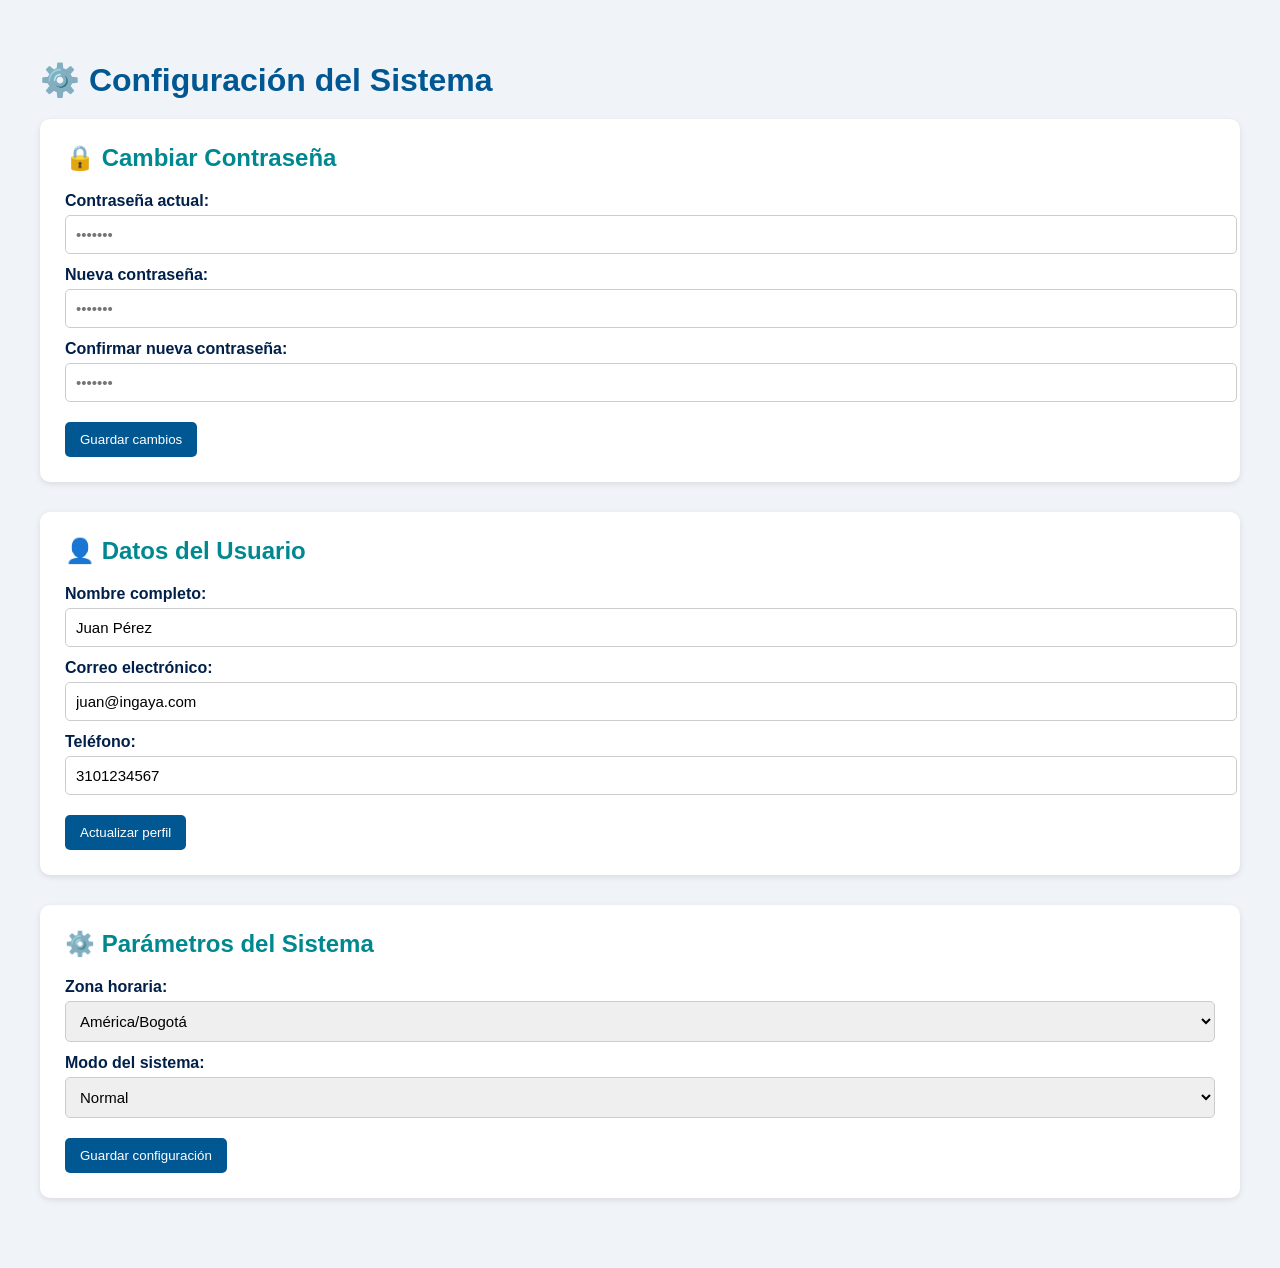
<file: Proyecto-SRCUM-3-ING-AYA/PROCESO INGRESO DE ADMINISTRADOR, EMPELADO, SECRETARIA, USUARIO/configuracion.html>
<!DOCTYPE html>
<html lang="es">
<head>
  <meta charset="UTF-8">
  <title>Configuración - Ing Aya</title>
  <style>
    body {
      font-family: 'Segoe UI', sans-serif;
      background-color: #f0f4f8;
      margin: 0;
      padding: 40px;
      color: #00204a;
    }

    h1 {
      color: #005792;
      margin-bottom: 20px;
    }

    .config-box {
      background: white;
      padding: 25px;
      margin-bottom: 30px;
      border-radius: 10px;
      box-shadow: 0 2px 6px rgba(0,0,0,0.1);
    }

    .config-box h2 {
      color: #008891;
      margin-top: 0;
    }

    label {
      display: block;
      margin: 12px 0 5px;
      font-weight: bold;
    }

    input, select {
      width: 100%;
      padding: 10px;
      border: 1px solid #ccc;
      border-radius: 5px;
      font-size: 15px;
    }

    button {
      margin-top: 20px;
      background-color: #005792;
      color: white;
      padding: 10px 15px;
      border: none;
      border-radius: 5px;
      cursor: pointer;
    }

    button:hover {
      background-color: #004372;
    }
  </style>
</head>
<body>

  <h1>⚙️ Configuración del Sistema</h1>

  <!-- Cambiar contraseña -->
  <div class="config-box">
    <h2>🔒 Cambiar Contraseña</h2>
    <label for="actual">Contraseña actual:</label>
    <input type="password" id="actual" placeholder="•••••••">

    <label for="nueva">Nueva contraseña:</label>
    <input type="password" id="nueva" placeholder="•••••••">

    <label for="confirmar">Confirmar nueva contraseña:</label>
    <input type="password" id="confirmar" placeholder="•••••••">

    <button onclick="alert('Contraseña actualizada exitosamente.')">Guardar cambios</button>
  </div>

  <!-- Datos del usuario -->
  <div class="config-box">
    <h2>👤 Datos del Usuario</h2>
    <label for="nombre">Nombre completo:</label>
    <input type="text" id="nombre" value="Juan Pérez">

    <label for="correo">Correo electrónico:</label>
    <input type="email" id="correo" value="juan@ingaya.com">

    <label for="telefono">Teléfono:</label>
    <input type="tel" id="telefono" value="3101234567">

    <button onclick="alert('Datos actualizados correctamente.')">Actualizar perfil</button>
  </div>

  <!-- Parámetros del sistema -->
  <div class="config-box">
    <h2>⚙️ Parámetros del Sistema</h2>
    <label for="zona-horaria">Zona horaria:</label>
    <select id="zona-horaria">
      <option value="america-bogota">América/Bogotá</option>
      <option value="america-caracas">América/Caracas</option>
      <option value="america-mexico_city">América/México</option>
    </select>

    <label for="modo">Modo del sistema:</label>
    <select id="modo">
      <option value="normal">Normal</option>
      <option value="mantenimiento">Mantenimiento</option>
    </select>

    <button onclick="alert('Configuración guardada.')">Guardar configuración</button>
  </div>

</body>
</html>
</file>
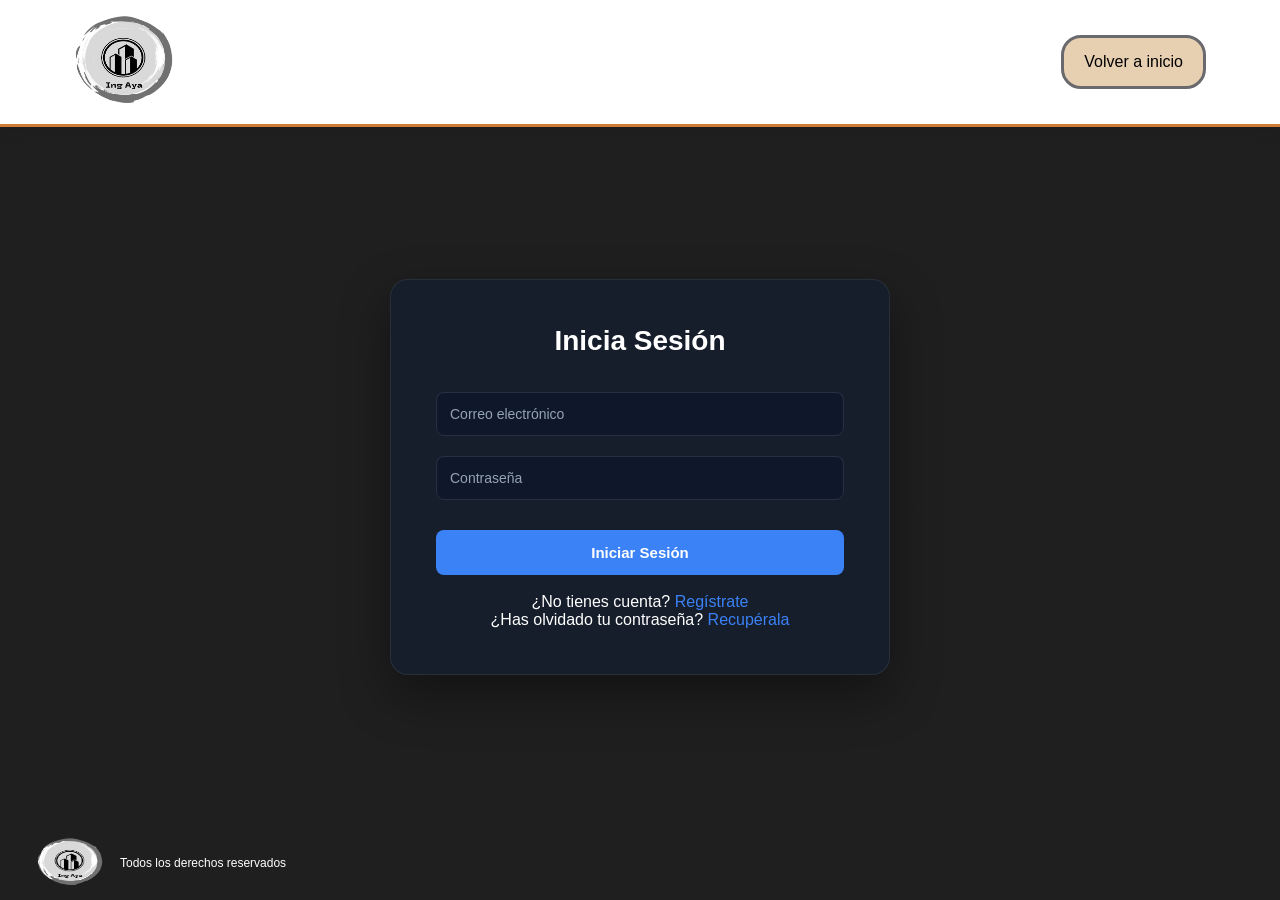
<file: Proyecto-SRCUM-3-ING-AYA/PROCESO INGRESO DE ADMINISTRADOR, EMPELADO, SECRETARIA, USUARIO/login.html>
<!DOCTYPE html>
<html lang="es">
<head>
  <meta charset="UTF-8" />
  <meta name="viewport" content="width=device-width, initial-scale=1.0"/>
  <title>Iniciar Sesión - Ing Aya</title>

  <link rel="stylesheet" href="login.css">
  <link rel="icon" href="../logo_INGAYA_gris-sin fondo.png">

  <style>
    /* Mensajes y spinner mínimos (puedes mover a login.css) */
    #mensaje-servidor { text-align:center; font-weight:700; margin-top:12px; display:none; }
    #mensaje-servidor.success { color: green; display:block; }
    #mensaje-servidor.error { color: red; display:block; }
    .spinner {
      display:inline-block;
      width:16px;
      height:16px;
      border:2px solid rgba(0,0,0,0.1);
      border-left-color:#fff;
      border-radius:50%;
      animation: spin .8s linear infinite;
      vertical-align:middle;
      margin-left:8px;
    }
    @keyframes spin { to { transform: rotate(360deg); } }
    button[disabled] { opacity: 0.6; cursor: not-allowed; }
    /* Pequeños ajustes para accesibilidad */
    input:invalid { outline: 2px solid #f44336; }
    input:focus { outline: 2px solid #2196F3; }
    .sr-only { position: absolute; width: 1px; height: 1px; padding: 0; margin: -1px; overflow: hidden; clip: rect(0,0,0,0); border: 0; }
  </style>
</head>

<body>

  <header class="header-login">
    <a href="#" class="logo-head" aria-label="Inicio">
      <img src="../logo_INGAYA_gris-sin fondo.png" alt="Logo ING AYA" width="120">
      <h2 class="nom_emp" aria-hidden="true"></h2>
    </a>

    <a href="../PAGINA PRINCIPAL INMUEBLES ING AYA/Index.html" class="volver-inicio">
      Volver a inicio
    </a>
  </header>

  <main class="login-container" role="main" aria-labelledby="titulo-login">

    <!-- action apunta al endpoint que configuramos en SecurityConfig (/perform_login) -->
    <form id="form-login" action="http://localhost:8080/perform_login" method="POST" novalidate>
      
      <h2 id="titulo-login">Inicia Sesión</h2>
      
      <label for="email" class="sr-only">Correo electrónico</label>
      <input 
        type="email" 
        name="email" 
        id="email"
        placeholder="Correo electrónico" 
        required 
        autocomplete="username"
        aria-required="true"
      />

      <label for="password" class="sr-only">Contraseña</label>
      <input 
        type="password" 
        name="password" 
        id="password"
        placeholder="Contraseña" 
        required 
        autocomplete="current-password"
        aria-required="true"
      />
      
      <button type="submit" id="btn-login" aria-live="polite">Iniciar Sesión</button>

      <div id="mensaje-servidor" role="status" aria-live="polite"></div>
      
      <div class="registro" aria-hidden="false">
        <br>
        <p>¿No tienes cuenta? <a href="registro.html">Regístrate</a></p>
        <p>¿Has olvidado tu contraseña? 
          <a href="../RECUPERAR CONTRASEÑA/Rec.html">Recupérala</a>
        </p>
      </div>

    </form>

  </main>

  <footer class="footer-login">
    <img src="../logo_INGAYA_gris-sin fondo.png" alt="Logo pequeño" width="80">
    <p>Todos los derechos reservados</p>
  </footer>

<script>
(function() {
  const form = document.getElementById('form-login');
  const btn = document.getElementById('btn-login');
  const mensaje = document.getElementById('mensaje-servidor');

  function showMessage(text, success) {
    mensaje.className = success ? 'success' : 'error';
    mensaje.textContent = text;
    mensaje.style.display = 'block';
  }

  function clearMessage() {
    mensaje.style.display = 'none';
    mensaje.textContent = '';
    mensaje.className = '';
  }

  function setLoading(loading) {
    if (loading) {
      btn.disabled = true;
      if (!document.getElementById('spinner')) {
        const sp = document.createElement('span');
        sp.id = 'spinner';
        sp.className = 'spinner';
        btn.appendChild(sp);
      }
    } else {
      btn.disabled = false;
      const sp = document.getElementById('spinner');
      if (sp) sp.remove();
    }
  }

  // Intenta obtener token CSRF desde meta tag o cookie XSRF-TOKEN
  function getCsrfToken() {
    // 1) meta tag (server-side rendering)
    const meta = document.querySelector('meta[name="_csrf"]');
    if (meta && meta.content) return { headerName: 'X-CSRF-TOKEN', token: meta.content };

    // 2) cookie (common pattern: XSRF-TOKEN or X-XSRF-TOKEN)
    const cookie = document.cookie.split(';').map(c => c.trim()).find(c => c.startsWith('XSRF-TOKEN=') || c.startsWith('X-XSRF-TOKEN='));
    if (cookie) {
      const value = decodeURIComponent(cookie.split('=')[1]);
      // Spring commonly expects header 'X-XSRF-TOKEN' or 'X-CSRF-TOKEN'
      return { headerName: 'X-XSRF-TOKEN', token: value };
    }

    // 3) no token found
    return null;
  }

  // Determina si la petición es same-origin con el backend
  function isSameOrigin(url) {
    try {
      const target = new URL(url, window.location.href);
      return target.origin === window.location.origin;
    } catch (e) {
      return false;
    }
  }

  // Si el backend está en otro origen, fetch debe usar credentials: 'include'
  async function submitWithFetch(actionUrl, formData) {
    const csrf = getCsrfToken();
    const headers = {
      'Content-Type': 'application/x-www-form-urlencoded',
      'Accept': 'application/json',
      'X-Requested-With': 'XMLHttpRequest'
    };
    if (csrf && csrf.headerName && csrf.token) {
      headers[csrf.headerName] = csrf.token;
    }

    // Convertimos FormData a URLSearchParams para application/x-www-form-urlencoded
    const body = new URLSearchParams();
    for (const pair of formData.entries()) {
      body.append(pair[0], pair[1]);
    }

    try {
      const response = await fetch(actionUrl, {
        method: 'POST',
        headers,
        body: body.toString(),
        credentials: 'include',
        redirect: 'manual'
      });

      // Manejo de redirecciones: preferimos Location header si está disponible
      if (response.status === 302 || response.status === 301 || response.status === 303 || response.status === 307) {
        const location = response.headers.get('Location');
        if (location) {
          const target = new URL(location, actionUrl);
          window.location.href = target.href;
          return;
        }
      }

      // Algunos backends devuelven JSON con { redirect: '...' }
      const contentType = response.headers.get('Content-Type') || '';
      if (contentType.includes('application/json')) {
        const json = await response.json();
        if (json.redirect) {
          window.location.href = json.redirect;
          return;
        }
        // show message if provided
        if (json.message) {
          if (response.ok) showMessage(json.message, true);
          else showMessage(json.message, false);
        } else {
          if (response.ok) showMessage('Inicio de sesión correcto.', true);
          else showMessage(`Error ${response.status}: ${response.statusText}`, false);
        }
        setLoading(false);
        return;
      }

      // Si no es JSON, tratamos como texto/HTML
      const payloadText = await response.text();

      if (response.ok) {
        showMessage(payloadText || 'Inicio de sesión correcto.', true);
        // Si no hay redirección, espera 700ms y redirige a /home por defecto
        setTimeout(() => {
          window.location.href = 'http://localhost:8080/home';
        }, 700);
      } else {
        showMessage(payloadText || `Error ${response.status}: ${response.statusText}`, false);
      }
    } catch (err) {
      console.error('Error en login (fetch):', err);
      showMessage('Error de conexión con el servidor. Intenta más tarde.', false);
    } finally {
      setLoading(false);
    }
  }

  form.addEventListener('submit', async function(e) {
    e.preventDefault(); // manejamos con JS para controlar mensajes y redirecciones

    clearMessage();

    const email = document.getElementById('email').value.trim();
    const password = document.getElementById('password').value;

    if (!email || !password) {
      showMessage('Por favor completa correo y contraseña.', false);
      return;
    }

    const fd = new FormData();
    fd.append('email', email);
    fd.append('password', password);

    setLoading(true);
    showMessage('Iniciando sesión...', true);

    const actionUrl = form.action;

    // Si el formulario está en el mismo origen que el backend, hacemos submit normal
    // para que el navegador maneje cookies y redirecciones automáticamente.
    if (isSameOrigin(actionUrl)) {
      // Insertar token CSRF en un input hidden si existe
      const csrf = getCsrfToken();
      if (csrf && csrf.token) {
        let input = form.querySelector('input[name="_csrf"]');
        if (!input) {
          input = document.createElement('input');
          input.type = 'hidden';
          input.name = '_csrf';
          form.appendChild(input);
        }
        input.value = csrf.token;
      }

      // Hacemos submit normal (no fetch) para permitir redirección y cookies
      form.submit();
      return;
    }

    // Si es cross-origin, usamos fetch con credentials: 'include'
    await submitWithFetch(actionUrl, fd);
  });
})();
</script>

</body>
</html>
</file>
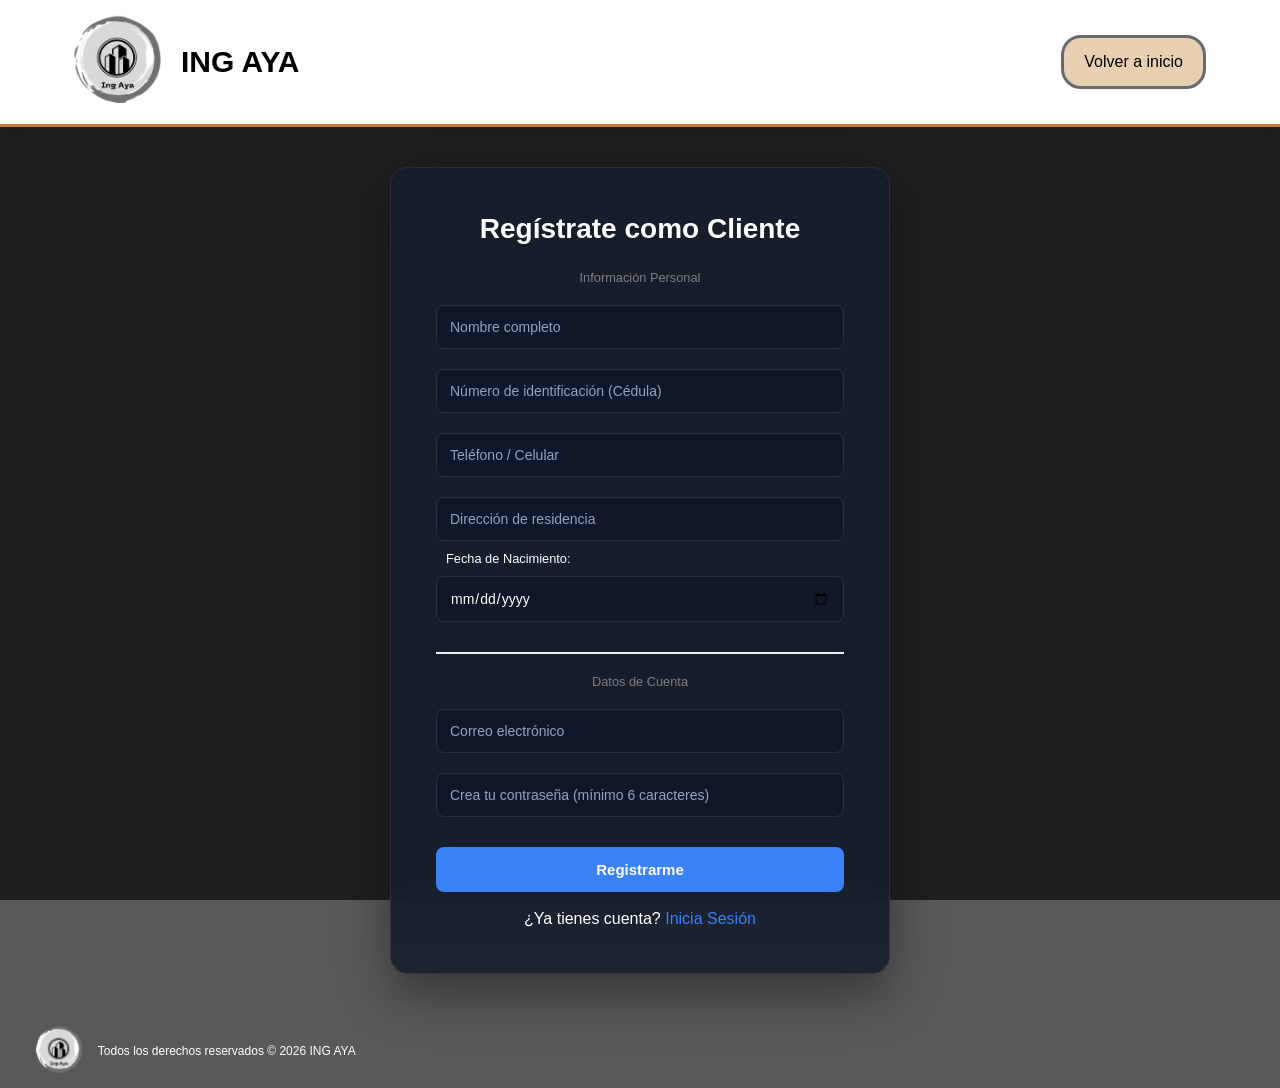
<file: Proyecto-SRCUM-3-ING-AYA/PROCESO INGRESO DE ADMINISTRADOR, EMPELADO, SECRETARIA, USUARIO/registro.html>
<!DOCTYPE html>
<html lang="es">
<head>
  <meta charset="UTF-8" />
  <meta name="viewport" content="width=device-width, initial-scale=1.0"/>
  <title>Registro de usuario - Ing Aya</title>
  <link rel="stylesheet" href="login.css">
  <link rel="icon" href="../logo_INGAYA_gris-sin fondo.png">
  <!-- Si tu backend usa CSRF y lo expone en meta tags, mantenlo aquí -->
  <!-- <meta name="_csrf" content="${_csrf.token}"/>
  <meta name="_csrf_header" content="${_csrf.headerName}"/> -->
  <style>
    /* Pequeños estilos inline para mensajes (puedes moverlos a login.css) */
    #mensaje-servidor { text-align:center; font-weight:700; margin-top:12px; }
    .hidden { display:none; }
    .spinner {
      display:inline-block;
      width:16px;
      height:16px;
      border:2px solid rgba(0,0,0,0.1);
      border-left-color:#fff;
      border-radius:50%;
      animation: spin .8s linear infinite;
      vertical-align:middle;
      margin-left:8px;
    }
    @keyframes spin { to { transform: rotate(360deg); } }
  </style>
</head>
<body>
   <header class="header-login">
    <a href="#" class="logo-head">
      <img src="../logo_INGAYA_gris-sin fondo.png" alt="Logo ING AYA">
      <h2 class="nom_emp">ING AYA</h2>
    </a>
    <a href="../PAGINA PRINCIPAL INMUEBLES ING AYA/Index.html" class="volver-inicio">Volver a inicio</a>
  </header>

 <main class="login-container">
    <form id="form-registro" class="form-login" action="http://localhost:8080/registrar" method="POST" novalidate>
      <h2>Regístrate como Cliente</h2>

      <p style="color: gray; font-size: 0.8rem; margin-bottom: 10px;">Información Personal</p>

      <input type="text" name="nombre" id="nombre" placeholder="Nombre completo" required />

      <input type="text" name="identificacion" id="identificacion" placeholder="Número de identificación (Cédula)" required />

      <input type="text" name="telefono" id="telefono" placeholder="Teléfono / Celular" />

      <input type="text" name="direccion" id="direccion" placeholder="Dirección de residencia" />

      <label style="display: block; text-align: left; margin-left: 10px; font-size: 0.8rem;">Fecha de Nacimiento:</label>
      <input type="date" name="fecha_nacimiento" id="fecha_nacimiento" />

      <hr style="border: 0.5px solid #eee; margin: 20px 0;">

      <p style="color: gray; font-size: 0.8rem; margin-bottom: 10px;">Datos de Cuenta</p>

      <input type="email" name="email" id="email" placeholder="Correo electrónico" required />

      <input type="password" name="contrasena" id="contrasena" placeholder="Crea tu contraseña (mínimo 6 caracteres)" required minlength="6" />

      <button class="btn primary" id="btn-registrar" type="submit">Registrarme</button>

      <div id="mensaje-servidor" class="hidden" role="status" aria-live="polite"></div>

      <div class="registro">
        <br>
        <p>¿Ya tienes cuenta? <a href="login.html">Inicia Sesión</a></p>
      </div>
    </form>
 </main>

<script>
(function() {
  const form = document.getElementById('form-registro');
  const btn = document.getElementById('btn-registrar');
  const mensaje = document.getElementById('mensaje-servidor');

  function formatDateToDDMMYYYY(isoDate) {
    if (!isoDate) return '';
    const parts = isoDate.split('-');
    if (parts.length !== 3) return '';
    return `${parts[2]}/${parts[1]}/${parts[0]}`;
  }

  function showMessage(text, success) {
    mensaje.classList.remove('hidden');
    mensaje.textContent = text;
    mensaje.style.color = success ? 'green' : 'red';
  }

  function setLoading(loading) {
    if (loading) {
      btn.disabled = true;
      if (!document.getElementById('spinner')) {
        const sp = document.createElement('span');
        sp.id = 'spinner';
        sp.className = 'spinner';
        btn.appendChild(sp);
      }
    } else {
      btn.disabled = false;
      const sp = document.getElementById('spinner');
      if (sp) sp.remove();
    }
  }

  form.addEventListener('submit', async function(e) {
    e.preventDefault(); // evita submit tradicional

    const email = document.getElementById('email').value.trim();
    const contrasena = document.getElementById('contrasena').value;
    const nombre = document.getElementById('nombre').value.trim();
    const identificacion = document.getElementById('identificacion').value.trim();

    if (!email || !contrasena || !nombre || !identificacion) {
      showMessage('Por favor completa los campos obligatorios.', false);
      return;
    }
    if (contrasena.length < 6) {
      showMessage('La contraseña debe tener al menos 6 caracteres.', false);
      return;
    }

    const fd = new FormData();
    fd.append('email', email);
    fd.append('contrasena', contrasena);
    fd.append('nombre', nombre);
    fd.append('identificacion', identificacion);
    fd.append('telefono', document.getElementById('telefono').value.trim() || '');
    fd.append('direccion', document.getElementById('direccion').value.trim() || '');

    const fechaIso = document.getElementById('fecha_nacimiento').value;
    const fechaFormateada = formatDateToDDMMYYYY(fechaIso);
    if (fechaFormateada) fd.append('fecha_nacimiento', fechaFormateada);

    setLoading(true);
    showMessage('Enviando registro...', true);

    try {
      const response = await fetch(form.action, {
        method: 'POST',
        body: fd
        // credentials: 'include'  <-- quítalo si no necesitas cookies
      });

      const text = await response.text();

      if (response.ok) {
        showMessage(text || 'Registro exitoso.', true);
        // NO redirigir automáticamente; si quieres redirigir, descomenta la línea siguiente:
        // setTimeout(() => window.location.href = 'login.html', 1500);
      } else {
        showMessage(`Error ${response.status}: ${text || response.statusText}`, false);
        console.error('Registro error', response.status, text);
      }
    } catch (err) {
      console.error('Fetch error', err);
      showMessage('Error de conexión con el servidor. Intenta más tarde.', false);
    } finally {
      setLoading(false);
    }
  });
})();
</script>



 <footer class="footer-login">
    <img src="../logo_INGAYA_gris-sin fondo.png " alt="Logo pequeño">
    <p>Todos los derechos reservados © 2026 ING AYA</p>
  </footer>

</body>
</html>
</file>
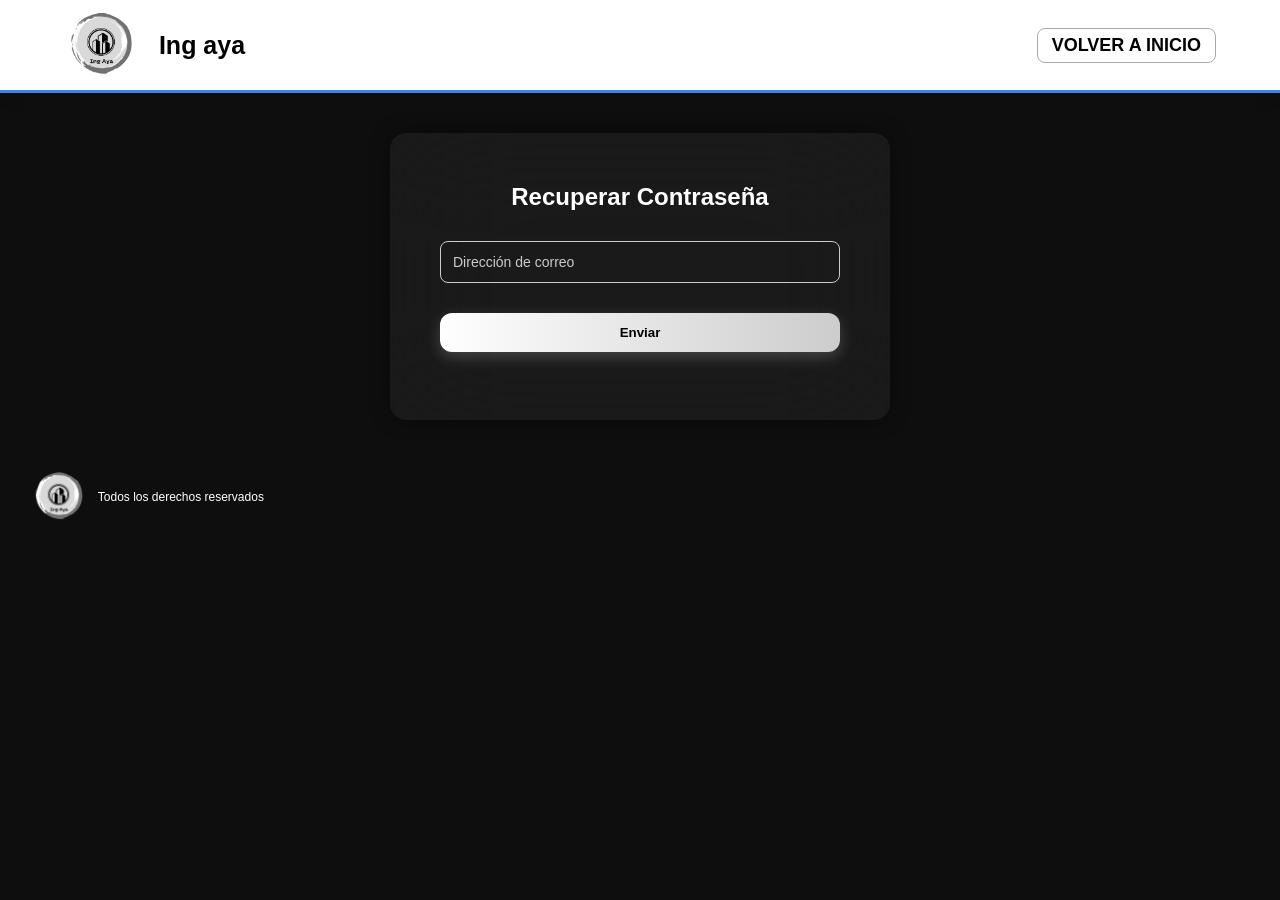
<file: Proyecto-SRCUM-3-ING-AYA/RECUPERAR CONTRASEÑA/Rec.html>
<!DOCTYPE html>
<html lang="es">
<head>
  <meta charset="UTF-8" />
  <meta name="viewport" content="width=device-width, initial-scale=1.0"/>
  <title>Iniciar Sesión - Ing Aya</title>
  <link rel="stylesheet" href="Rec.css">
 
</head>
<body>
   <header class="header-login">
    <a href="#" class="logo-head">
      <img src="../logo_INGAYA_gris-sin fondo.png" alt="Logo ING AYA">
      <h2 class="nom_emp">Ing aya</h2>
    </a>
    <a href="../PAGINA PRINCIPAL INMUEBLES ING AYA/Index.html" class="volver-inicio">VOLVER A INICIO</a>
  </header>

 <main class="login-container">
    <form class="form-login">
      <h2>Recuperar Contraseña</h2>
      <input type="email" id="usuario" placeholder="Dirección de correo" required />
      
      <button >Enviar</button>
      <div class="registro">
        <br>
    
      </div>
    </form>
  </main>



  
 <footer class="footer-login">
    <img src="../logo_INGAYA_gris-sin fondo.png " alt="Logo pequeño">
    <p>Todos los derechos reservados</p>
  </footer>

  

</body>


  </script>
</html>
</file>
<file: Proyecto-SRCUM-3-ING-AYA/PROCESO INGRESO DE ADMINISTRADOR, EMPELADO, SECRETARIA, USUARIO/login.css>
/* ================================= */
/* RESET GENERAL (Tal cual lo tenías) */
/* ================================= */
* {
    box-sizing: border-box;
    margin: 0;
    padding: 0;
    -webkit-box-sizing: border-box;
    -moz-box-sizing: border-box;
    font-family: 'Lucida Sans', 'Lucida Sans Regular', 'Lucida Grande', 'Lucida Sans Unicode', Geneva, Verdana, sans-serif;
}

/* ================================= */
/* BODY Y FONDO (Original) */
/* ================================= */
body, html {
    height: 100%;
    display: flex;
    flex-direction: column;
    background:
        linear-gradient(rgba(0,0,0,0.65), rgba(0,0,0,0.65)),
        url('https://images.pexels.com/photos/323780/pexels-photo-323780.jpeg')
        no-repeat center center / cover;
    position: relative;
}

/* ================================= */
/* HEADER LOGIN (SIN TOCAR - ORIGINAL) */
/* ================================= */
header{
    background:#ffffff;
    border-bottom:3px solid #CE7D35; /* Usando el color naranja de tu hover */
    display:flex;
    justify-content:space-between;
    align-items:center;
    padding:12px 5%;
    flex-wrap:nowrap;
    box-shadow:0 4px 15px rgba(0,0,0,0.08);
    font-size: medium;
}

.logo-head {
    display: flex;
    align-items: center;
    gap: 10px;
    text-decoration: none;
    color: black;
    font-size: 20px;
    font-weight: bold;
}

.logo-head img {
    height: 100px;
}

.volver-inicio {
    border: 3px solid rgb(105, 105, 110);
    margin: 10px;
    padding: 15px 20px;
    border-radius: 20px;
    background-color: rgb(231, 208, 178);
    text-decoration: none;
    color: black;
}

/* ================================= */
/* CONTENEDOR LOGIN */
/* ================================= */
.login-container {
    flex: 1;
    display: flex;
    justify-content: center;
    align-items: center;
    padding: 40px 20px;
}

/* ================================= */
/* FORMULARIO LOGIN (REPARADO) */
/* Cambié .form-login por .login-container form para que lo reconozca */
/* ================================= */
.login-container form {
    background: rgba(22,30,45,.9);
    backdrop-filter: blur(20px);
    padding: 45px;
    border-radius: 18px;
    box-shadow: 0 20px 50px rgba(0,0,0,.4);
    text-align: center;
    color: white;
    max-width: 500px;
    width: 100%;
    border: 1px solid rgba(255,255,255,.08);
    animation: fadeIn .6s ease;
}

.login-container form h2 {
    margin-bottom: 25px;
    font-size: 28px;
}

/* INPUTS DENTRO DEL FORM */
.login-container form input {
    width: 100%;
    padding: 13px;
    margin: 10px 0;
    border-radius: 8px;
    border: 1px solid rgba(255,255,255,.1);
    background: #0f172a;
    color: white;
    font-size: 14px;
    outline: none;
    transition: .2s;
}

.login-container form input::placeholder {
    color: #94a3b8;
}

.login-container form input:focus {
    border: 1px solid #3b82f6;
    box-shadow: 0 0 0 2px rgba(59,130,246,.25);
}

/* BOTON DENTRO DEL FORM */
.login-container form button {
    width: 100%;
    padding: 14px;
    margin-top: 20px;
    font-weight: bold;
    background: #3b82f6;
    color: white;
    border: none;
    border-radius: 8px;
    cursor: pointer;
    font-size: 15px;
    transition: .25s;
}

.login-container form button:hover {
    background: #2563eb;
    transform: translateY(-2px);
    box-shadow: 0 8px 20px rgba(59,130,246,.35);
}

/* LINKS */
.login-container a {
    text-decoration: none;
    color: #3b82f6;
    font-weight: 500;
}

/* ================================= */
/* FOOTER LOGIN (Original) */
/* ================================= */
.footer-login {
    text-align: left;
    padding: 10px 30px;
    color: white;
    font-size: 12px;
    display: flex;
    align-items: center;
    gap: 10px;
}

.footer-login img {
    height: 54px;
}

/* ANIMACION (Original) */
@keyframes fadeIn {
    from { opacity: 0; transform: translateY(15px); }
    to { opacity: 1; transform: translateY(0); }
}
</file>
<file: Proyecto-SRCUM-3-ING-AYA/RECUPERAR CONTRASEÑA/Rec.css>
* {
    margin: 0;
    padding: 0;
    box-sizing: border-box;
}

body, html {
    height: 100%;
    font-family: 'Lucida Sans', 'Lucida Sans Regular', 'Lucida Grande', 'Lucida Sans Unicode', Geneva, Verdana, sans-serif;
        background: linear-gradient(rgba(0, 0, 0, 0.75), rgba(0, 0, 0, 0.75)),
                url('https://images.pexels.com/photos/323780/pexels-photo-323780.jpeg') no-repeat center center / cover;

    position: relative;
}


body::before {
    content: "";
    position: absolute;
    top: 0; left: 0;
    width: 100%;
    height: 100%;
    background-color: rgba(0,0,0,0.15);
    z-index: -1;
}

/* PARTE DE ENCABEZADO DEL LOGIN  */

.header-login {
    width: 100%;
    display: flex;
    justify-content: space-between;
    align-items: center;
    padding: 10px 5%;
    background: #ffffff;
    border-bottom: 3px solid #3b82f6;
    flex-wrap: nowrap;
    box-shadow: 0 4px 15px rgba(0,0,0,0.08);
}

.logo-head {
    display: flex;
    align-items: center;
    gap: 10px;
    text-decoration: none;
    color: black;
    font-size: 20px;
    font-weight: bold;
}

.logo-head img {
    height: 70px;
    margin-right: 10px;
}

.nom_emp {
    font-size: 25px;
    font-weight: bold;
}

.volver-inicio {
    font-weight: bold;
    color: black;
    font-size: large;
    text-decoration: none;
    border: 1px solid #aaa;
    padding: 6px 14px;
    border-radius: 8px;
    background-color: #fff;
}
 
header a:hover{
    color: red;
}

/* PARTE PRINCIPAL DEL LOGIN FORMULARIO */

.login-container {
    flex: 1;
    display: flex;
    justify-content: center;
    align-items: center;
    padding: 40px 20px;
}

.form-login {
    background: rgba(255, 255, 255, 0.05);
    backdrop-filter: blur(60px);
    padding: 50px;
    border-radius: 16px;
    box-shadow: 0 0 20px rgba(0,0,0,0.4);
    text-align: center;
    color: white;
    max-width: 500px;
    width: 100%;
}

.form-login h2 {
    margin-bottom: 20px;
}

.form-login input {
    width: 100%;
    padding: 12px;
    margin: 10px 0;
    border-radius: 8px;
    border: 1px solid #ccc;
    background-color: transparent;
    color: white;
    font-size: 14px;
}

.form-login input::placeholder {
    color: #ccc;
}

.form-login button {
    width: 100%;
    padding: 12px;
    margin-top: 20px;
    font-weight: bold;
    background: linear-gradient(to right, #fff, #ccc);
    color: black;
    border: none;
    border-radius: 12px;
    cursor: pointer;
    box-shadow: 0 5px 15px rgba(255,255,255,0.2);
    transition: background 0.3s;
}

.form-login button:hover {
   color: red;
}

.login-container a{
    text-decoration: none;
    color:black;
}

/* PARTE INFERIOR PIE DE PAGINA LOGIN */
.footer-login {
    text-align: left;
    padding: 10px 30px;
    color: white;
    font-size: 12px;
    display: flex;
    align-items: center;
    gap: 10px;
}

.footer-login img {
    height: 54px;
}

/* RESPONSIVE DISPOSITIVOS MOVILES */
@media screen and (max-width: 768px) {
    .form-login {
        padding: 30px 20px;
        border-radius: 12px;
    }

    .header-login {
        flex-direction: column;
        align-items: flex-start;
        gap: 10px;
        padding: 20px;
    }

    .volver-inicio {
        align-self: flex-end;
    }

    .footer-login {
        justify-content: center;
        text-align: center;
        flex-direction: column;
    }
}
</file>
